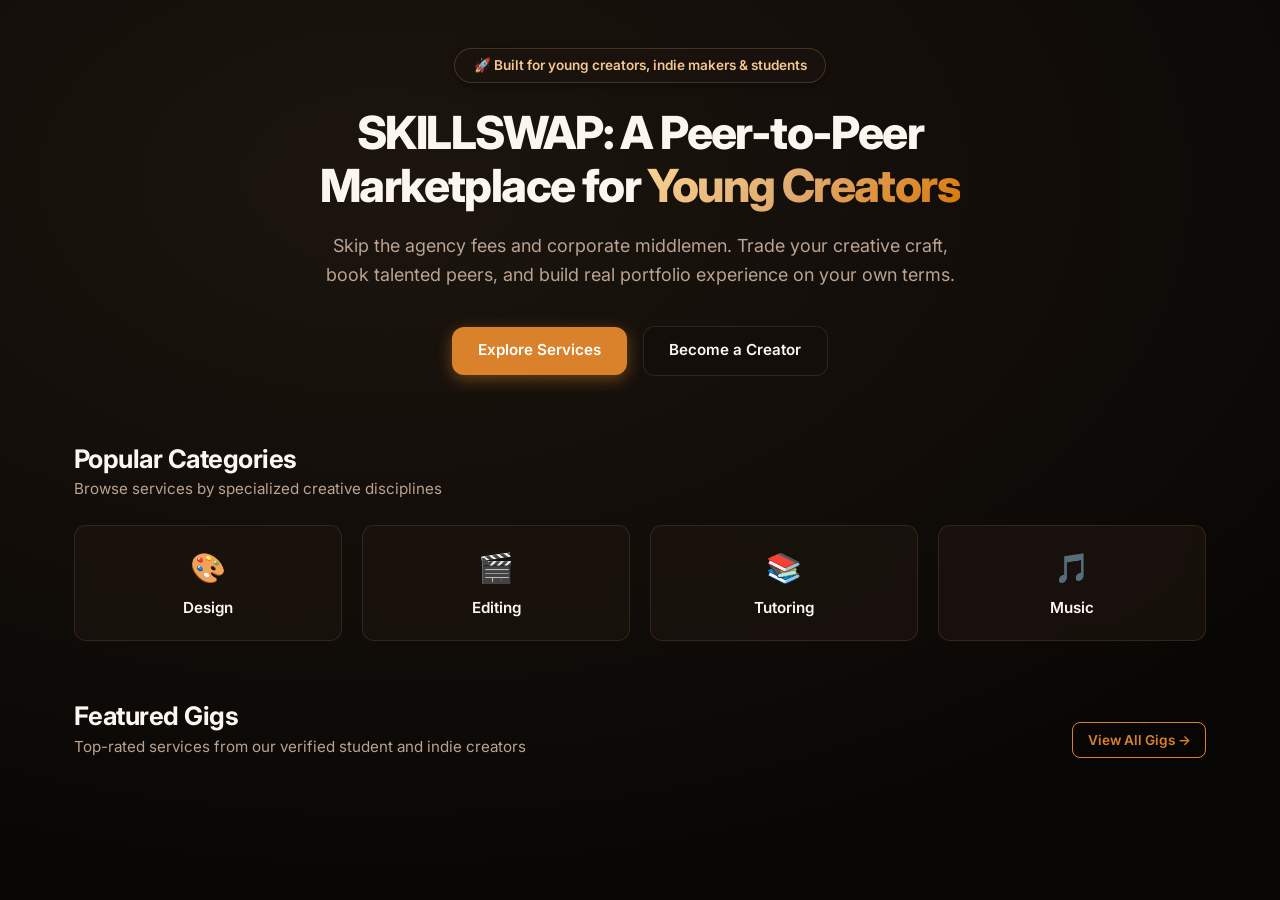
<file: templates/index.html>
<!DOCTYPE html>
<html lang="en">
<head>
  <meta charset="UTF-8" />
  <meta name="viewport" content="width=device-width, initial-scale=1.0" />
  <title>SkillSwap | A Peer-to-Peer Marketplace for Young Creators</title>
  <link rel="preconnect" href="https://fonts.googleapis.com" />
  <link rel="preconnect" href="https://fonts.gstatic.com" crossorigin />
  <link href="https://fonts.googleapis.com/css2?family=Inter:wght@400;500;600;700;800&display=swap" rel="stylesheet" />
  <link rel="stylesheet" href="/static/css/style.css?v=golden" />
</head>
<body>

  <!-- NAVBAR -->
  <!-- FLASH -->

  <main class="container">
    <!-- Hero Section -->
    <section class="hero">
      <div class="hero-pill">
        🚀 Built for young creators, indie makers &amp; students
      </div>
      <h1>
        SKILLSWAP: A Peer-to-Peer Marketplace for <span>Young Creators</span>
      </h1>
      <p>
        Skip the agency fees and corporate middlemen. Trade your creative craft, book talented peers,
        and build real portfolio experience on your own terms.
      </p>
      <div class="hero-actions">
        <a href="/marketplace" class="btn btn-primary">
          Explore Services
        </a>
        <a href="/register?role=creator" class="btn btn-secondary">
          Become a Creator
        </a>
      </div>
    </section>

    <!-- Category Filter Shortcuts -->
    <section style="margin-bottom: 3.5rem;">
      <div class="section-header">
        <div>
          <h2 class="section-title">Popular Categories</h2>
          <p class="section-desc">Browse services by specialized creative disciplines</p>
        </div>
      </div>
      
      <div class="category-strip">
        <a href="/marketplace?category=Design" class="category-card">
          <span class="cat-icon">🎨</span>
          <span class="cat-name">Design</span>
        </a>
        <a href="/marketplace?category=Editing" class="category-card">
          <span class="cat-icon">🎬</span>
          <span class="cat-name">Editing</span>
        </a>
        <a href="/marketplace?category=Tutoring" class="category-card">
          <span class="cat-icon">📚</span>
          <span class="cat-name">Tutoring</span>
        </a>
        <a href="/marketplace?category=Music" class="category-card">
          <span class="cat-icon">🎵</span>
          <span class="cat-name">Music</span>
        </a>
      </div>
    </section>

    <!-- Featured Service Cards Grid -->
    <section style="margin-bottom: 4rem;">
      <div class="section-header">
        <div>
          <h2 class="section-title">Featured Gigs</h2>
          <p class="section-desc">Top-rated services from our verified student and indie creators</p>
        </div>
        <a href="/marketplace" class="btn btn-outline-primary btn-sm">
          View All Gigs &rarr;
        </a>
      </div>

      <div class="service-grid">
        <!-- FEATURED_SERVICES -->
      </div>
    </section>
  </main>

</body>
</html>
</file>
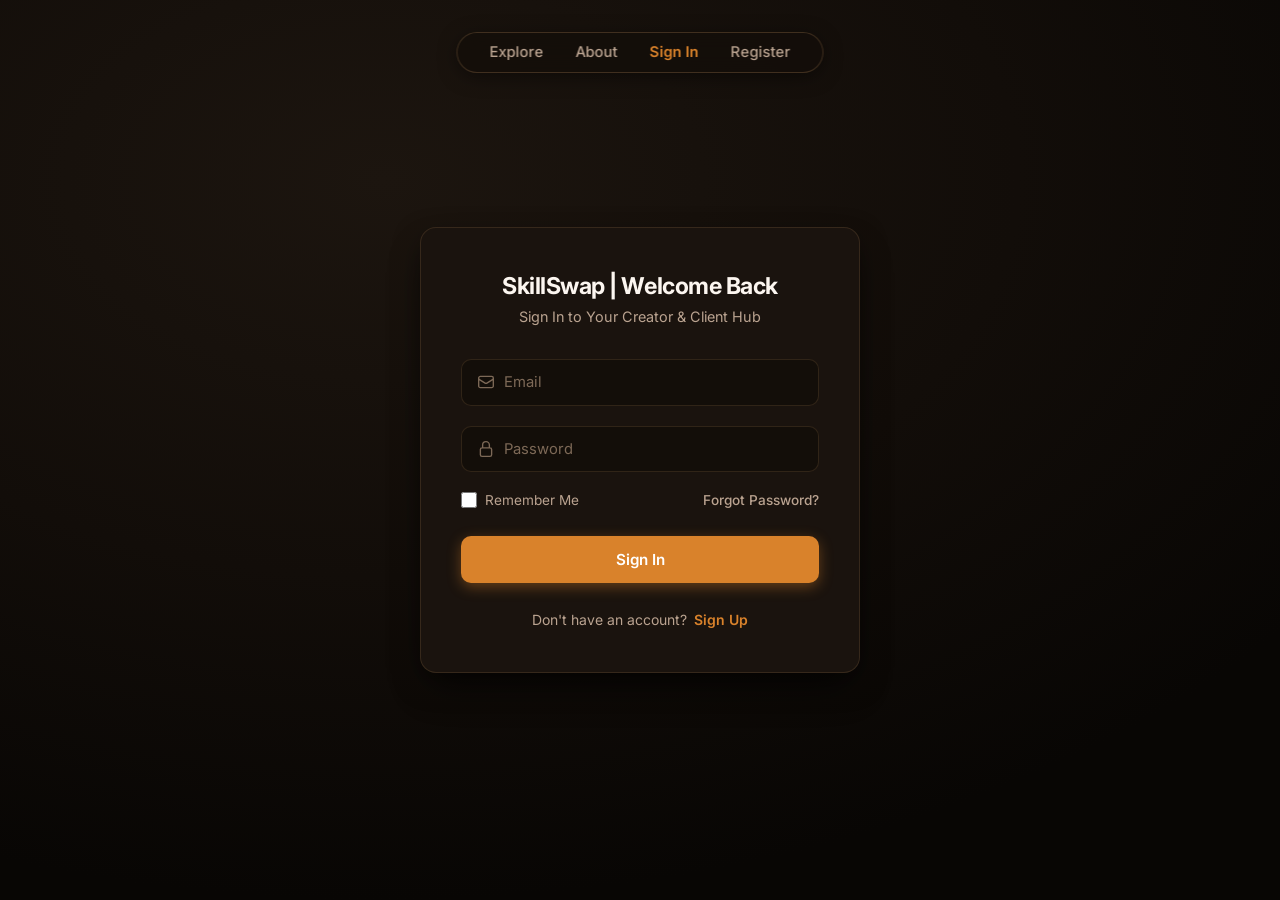
<file: login.html>
<!DOCTYPE html>
<html lang="en">
<head>
  <meta charset="UTF-8" />
  <meta name="viewport" content="width=device-width, initial-scale=1.0" />
  <title>SkillSwap | Sign In</title>
  
  <!-- Inter Font for clean, crisp typography -->
  <link rel="preconnect" href="https://fonts.googleapis.com" />
  <link rel="preconnect" href="https://fonts.gstatic.com" crossorigin />
  <link
    href="https://fonts.googleapis.com/css2?family=Inter:wght@400;500;600;700&display=swap"
    rel="stylesheet"
  />

  <style>
    /* Reset & Base Setup */
    *, *::before, *::after {
      box-sizing: border-box;
      margin: 0;
      padding: 0;
    }

    body {
      font-family: "Inter", system-ui, -apple-system, BlinkMacSystemFont, "Segoe UI", Roboto, sans-serif;
      min-height: 100vh;
      display: flex;
      flex-direction: column;
      align-items: center;
      justify-content: center;
      color: #fcf6f0;
      background-color: #0d0907;
      background: radial-gradient(
        ellipse 90% 80% at 30% 20%,
        #1c150f 0%,
        #120d09 55%,
        #080604 100%
      );
      background-attachment: fixed;
      padding: 1.5rem;
      position: relative;
    }

    /* Floating Top Navigation Bar */
    .top-nav {
      position: absolute;
      top: 2rem;
      left: 50%;
      transform: translateX(-50%);
      display: flex;
      align-items: center;
      gap: 2rem;
      padding: 0.65rem 2rem;
      background: rgba(20, 14, 10, 0.88);
      backdrop-filter: blur(12px);
      -webkit-backdrop-filter: blur(12px);
      border: 1px solid rgba(224, 169, 109, 0.22);
      border-radius: 9999px;
      box-shadow: 0 4px 20px -2px rgba(0, 0, 0, 0.5);
      z-index: 10;
    }

    .top-nav a {
      text-decoration: none;
      font-size: 0.925rem;
      font-weight: 500;
      color: #baa390;
      transition: color 0.2s ease;
    }

    .top-nav a:hover {
      color: #fcf6f0;
    }

    .top-nav a.active {
      color: #D9822B;
      font-weight: 600;
    }

    /* Centered Login Card */
    .auth-card {
      background: #1a130e;
      width: 100%;
      max-width: 440px;
      border-radius: 16px;
      padding: 2.75rem 2.5rem;
      box-shadow:
        0 10px 30px -5px rgba(0, 0, 0, 0.55),
        0 20px 40px -10px rgba(0, 0, 0, 0.45);
      border: 1px solid rgba(224, 169, 109, 0.14);
      animation: fadeIn 0.4s ease-out;
    }

    @keyframes fadeIn {
      from {
        opacity: 0;
        transform: translateY(8px);
      }
      to {
        opacity: 1;
        transform: translateY(0);
      }
    }

    /* Card Header */
    .card-header {
      text-align: center;
      margin-bottom: 2rem;
    }

    .card-title {
      font-size: 1.45rem;
      font-weight: 700;
      color: #fcf6f0;
      letter-spacing: -0.02em;
      margin-bottom: 0.45rem;
    }

    .card-subtitle {
      font-size: 0.9rem;
      color: #baa390;
      font-weight: 400;
      line-height: 1.4;
    }

    /* Form Fields */
    .form-group {
      margin-bottom: 1.25rem;
      position: relative;
    }

    .input-wrapper {
      position: relative;
      display: flex;
      align-items: center;
    }

    .input-icon {
      position: absolute;
      left: 1rem;
      width: 18px;
      height: 18px;
      color: #7d6957;
      pointer-events: none;
      transition: color 0.2s ease;
    }

    .input-field {
      width: 100%;
      padding: 0.825rem 1rem 0.825rem 2.65rem;
      font-size: 0.925rem;
      font-family: inherit;
      color: #fcf6f0;
      background-color: #130e09;
      border: 1px solid rgba(224, 169, 109, 0.14);
      border-radius: 10px;
      outline: none;
      transition: border-color 0.2s ease, box-shadow 0.2s ease, background-color 0.2s ease;
    }

    .input-field::placeholder {
      color: #7d6957;
      font-weight: 400;
    }

    .input-field:focus {
      background-color: #1a130e;
      border-color: #D9822B;
      box-shadow: 0 0 0 3px rgba(217, 130, 43, 0.25);
    }

    .input-field:focus + .input-icon,
    .input-wrapper:focus-within .input-icon {
      color: #D9822B;
    }

    /* Options Row: Remember Me & Forgot Password */
    .options-row {
      display: flex;
      align-items: center;
      justify-content: space-between;
      margin: 1.25rem 0 1.75rem 0;
      font-size: 0.85rem;
    }

    .remember-me {
      display: inline-flex;
      align-items: center;
      gap: 0.5rem;
      color: #baa390;
      cursor: pointer;
      user-select: none;
    }

    .remember-me input[type="checkbox"] {
      width: 16px;
      height: 16px;
      accent-color: #D9822B;
      cursor: pointer;
      border-radius: 4px;
    }

    .forgot-password {
      color: #baa390;
      text-decoration: none;
      font-weight: 500;
      transition: color 0.2s ease;
    }

    .forgot-password:hover {
      color: #D9822B;
      text-decoration: underline;
    }

    /* Submit Button */
    .submit-btn {
      width: 100%;
      padding: 0.875rem 1rem;
      background-color: #D9822B;
      color: #ffffff;
      font-family: inherit;
      font-size: 0.95rem;
      font-weight: 600;
      border: none;
      border-radius: 10px;
      cursor: pointer;
      box-shadow: 0 4px 14px rgba(217, 130, 43, 0.4);
      transition: background-color 0.2s ease, transform 0.1s ease, box-shadow 0.2s ease;
    }

    .submit-btn:hover {
      background-color: #C26E17;
      box-shadow: 0 6px 18px rgba(217, 130, 43, 0.5);
    }

    .submit-btn:active {
      transform: scale(0.99);
    }

    /* Footer Text */
    .card-footer {
      text-align: center;
      margin-top: 1.75rem;
      font-size: 0.875rem;
      color: #baa390;
    }

    .card-footer a {
      color: #D9822B;
      font-weight: 600;
      text-decoration: none;
      transition: color 0.2s ease;
      margin-left: 0.2rem;
    }

    .card-footer a:hover {
      text-decoration: underline;
      color: #f3c68f;
    }

    /* Responsive adjustment for mobile screens */
    @media (max-width: 540px) {
      .top-nav {
        top: 1.25rem;
        gap: 1.25rem;
        padding: 0.5rem 1.25rem;
      }
      
      .auth-card {
        padding: 2rem 1.5rem;
      }
    }
  </style>
</head>
<body>

  <!-- Floating Minimal Top Navigation -->
  <nav class="top-nav" aria-label="Main Navigation">
    <a href="/marketplace">Explore</a>
    <a href="/#about">About</a>
    <a href="/login" class="active">Sign In</a>
    <a href="/register">Register</a>
  </nav>

  <!-- Main Login Card -->
  <main class="auth-card">
    <header class="card-header">
      <h1 class="card-title">SkillSwap | Welcome Back</h1>
      <p class="card-subtitle">Sign In to Your Creator &amp; Client Hub</p>
    </header>

    <form action="/login" method="POST" autocomplete="on">
      <!-- Email Field -->
      <div class="form-group">
        <div class="input-wrapper">
          <svg
            class="input-icon"
            xmlns="http://www.w3.org/2000/svg"
            fill="none"
            viewBox="0 0 24 24"
            stroke-width="1.8"
            stroke="currentColor"
          >
            <path
              stroke-linecap="round"
              stroke-linejoin="round"
              d="M21.75 6.75v10.5a2.25 2.25 0 0 1-2.25 2.25h-15a2.25 2.25 0 0 1-2.25-2.25V6.75m19.5 0A2.25 2.25 0 0 0 19.5 4.5h-15a2.25 2.25 0 0 0-2.25 2.25m19.5 0v.243a2.25 2.25 0 0 1-1.07 1.916l-7.5 4.615a2.25 2.25 0 0 1-2.36 0L3.32 8.91a2.25 2.25 0 0 1-1.07-1.916V6.75"
            />
          </svg>
          <input
            type="email"
            class="input-field"
            placeholder="Email"
            required
            aria-label="Email Address"
          />
        </div>
      </div>

      <!-- Password Field -->
      <div class="form-group">
        <div class="input-wrapper">
          <svg
            class="input-icon"
            xmlns="http://www.w3.org/2000/svg"
            fill="none"
            viewBox="0 0 24 24"
            stroke-width="1.8"
            stroke="currentColor"
          >
            <path
              stroke-linecap="round"
              stroke-linejoin="round"
              d="M16.5 10.5V6.75a4.5 4.5 0 1 0-9 0v3.75m-.75 11.25h10.5a2.25 2.25 0 0 0 2.25-2.25v-6.75a2.25 2.25 0 0 0-2.25-2.25H6.75a2.25 2.25 0 0 0-2.25 2.25v6.75a2.25 2.25 0 0 0 2.25 2.25Z"
            />
          </svg>
          <input
            type="password"
            class="input-field"
            placeholder="Password"
            required
            aria-label="Password"
          />
        </div>
      </div>

      <!-- Options Row -->
      <div class="options-row">
        <label class="remember-me">
          <input type="checkbox" name="remember" />
          <span>Remember Me</span>
        </label>
        <a href="#" class="forgot-password">Forgot Password?</a>
      </div>

      <!-- Submit Button -->
      <button type="submit" class="submit-btn">Sign In</button>
    </form>

    <!-- Footer -->
    <footer class="card-footer">
      Don't have an account? <a href="/register">Sign Up</a>
    </footer>
  </main>

</body>
</html>
</file>
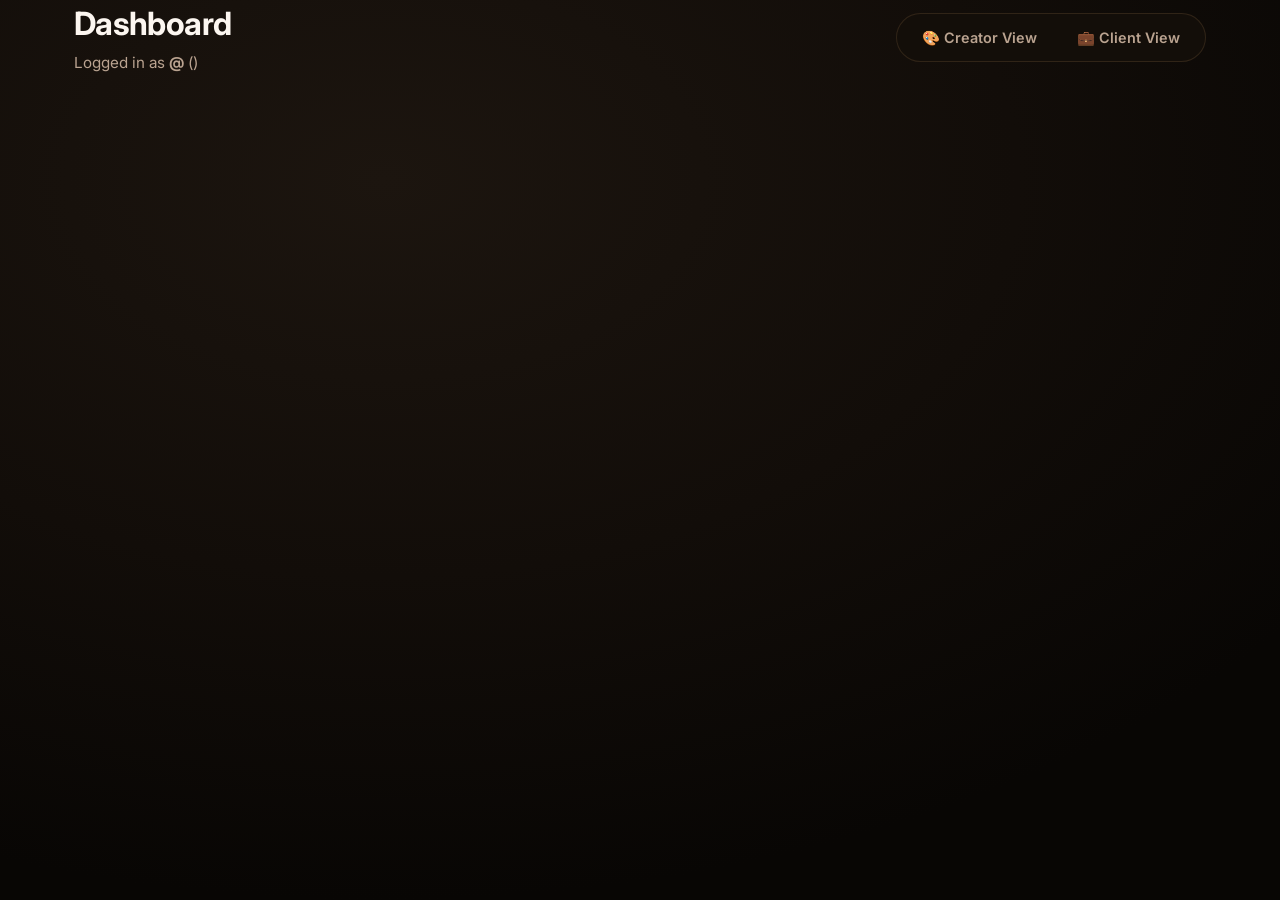
<file: templates/dashboard.html>
<!DOCTYPE html>
<html lang="en">
<head>
  <meta charset="UTF-8" />
  <meta name="viewport" content="width=device-width, initial-scale=1.0" />
  <title>SkillSwap | User Dashboard</title>
  <link rel="preconnect" href="https://fonts.googleapis.com" />
  <link rel="preconnect" href="https://fonts.gstatic.com" crossorigin />
  <link href="https://fonts.googleapis.com/css2?family=Inter:wght@400;500;600;700;800&display=swap" rel="stylesheet" />
  <link rel="stylesheet" href="/static/css/style.css?v=golden" />
</head>
<body>

  <!-- NAVBAR -->
  <!-- FLASH -->

  <main class="container">
    <div style="margin-bottom: 3.5rem;">
      <!-- Dashboard Header & View Switcher -->
      <div class="dashboard-header">
        <div>
          <h1 class="section-title" style="font-size: 2rem; margin-bottom: 0.25rem;">
            Dashboard
          </h1>
          <p class="section-desc">
            Logged in as <strong>@<!-- CURRENT_USERNAME --></strong> (<!-- CURRENT_ROLE -->)
          </p>
        </div>

        <!-- Dual-View Toggle Switcher via Query Params -->
        <div class="role-tabs">
          <a
            href="/dashboard?view=creator"
            class="tab-btn <!-- TAB_CREATOR_ACTIVE -->"
            style="text-decoration: none;"
          >
            🎨 Creator View
          </a>
          <a
            href="/dashboard?view=client"
            class="tab-btn <!-- TAB_CLIENT_ACTIVE -->"
            style="text-decoration: none;"
          >
            💼 Client View
          </a>
        </div>
      </div>

      <!-- VIEW_CONTENT -->
    </div>

    <!-- New Service Listing Pure CSS Modal (Zero JS) -->
    <div class="modal-backdrop" id="new-service-modal">
      <div class="modal-dialog">
        <div class="modal-header">
          <h3 class="modal-title">List a New Service</h3>
          <a href="#" class="close-btn" style="text-decoration: none;">&times;</a>
        </div>

        <form action="/services/new" method="POST">
          <div style="margin-bottom: 1rem;">
            <label class="form-label">Service Title</label>
            <input
              type="text"
              name="title"
              class="form-control"
              placeholder="e.g. Modern YouTube Thumbnails &amp; Banner Pack"
              required
            />
          </div>

          <div style="margin-bottom: 1rem;">
            <label class="form-label">Category</label>
            <select name="category" class="form-control" required>
              <option value="Design">🎨 Design</option>
              <option value="Editing">🎬 Editing</option>
              <option value="Tutoring">📚 Tutoring</option>
              <option value="Music">🎵 Music</option>
            </select>
          </div>

          <div style="margin-bottom: 1rem;">
            <label class="form-label">Price (₹ INR)</label>
            <input
              type="number"
              name="price"
              step="1"
              min="10"
              class="form-control"
              placeholder="499"
              required
            />
          </div>

          <div style="margin-bottom: 1.5rem;">
            <label class="form-label">Service Description &amp; Scope</label>
            <textarea
              name="description"
              rows="4"
              class="form-control"
              placeholder="Describe deliverables, turnaround time, tools used, and what clients should provide..."
              required
            ></textarea>
          </div>

          <div style="display: flex; gap: 0.75rem;">
            <a href="#" class="btn btn-secondary" style="flex: 1; text-decoration: none;">
              Cancel
            </a>
            <button type="submit" class="btn btn-primary" style="flex: 1;">
              Publish Listing
            </button>
          </div>
        </form>
      </div>
    </div>
  </main>

</body>
</html>
</file>
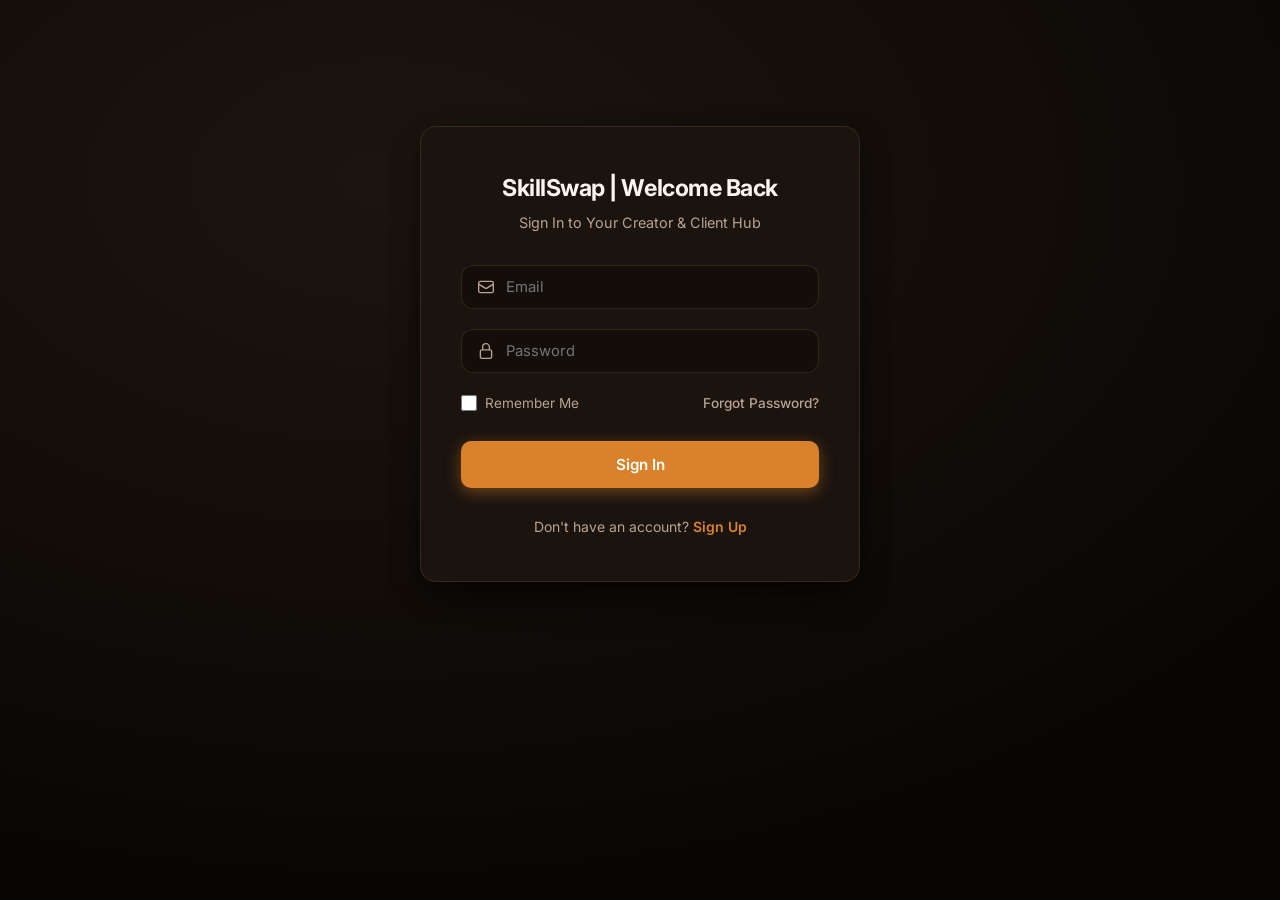
<file: templates/login.html>
<!DOCTYPE html>
<html lang="en">
<head>
  <meta charset="UTF-8" />
  <meta name="viewport" content="width=device-width, initial-scale=1.0" />
  <title>SkillSwap | Welcome Back</title>
  <link rel="preconnect" href="https://fonts.googleapis.com" />
  <link rel="preconnect" href="https://fonts.gstatic.com" crossorigin />
  <link href="https://fonts.googleapis.com/css2?family=Inter:wght@400;500;600;700;800&display=swap" rel="stylesheet" />
  <link rel="stylesheet" href="/static/css/style.css?v=golden" />
</head>
<body>

  <!-- NAVBAR -->
  <!-- FLASH -->

  <main class="container">
    <div style="min-height: calc(100vh - 160px); display: flex; align-items: center; justify-content: center; padding: 1rem 0 3rem 0;">
      <div class="card" style="max-width: 440px; width: 100%; padding: 2.75rem 2.5rem; border-radius: 16px;">
        <!-- Header -->
        <div style="text-align: center; margin-bottom: 2rem;">
          <h1 style="font-size: 1.45rem; font-weight: 700; color: var(--text-main); letter-spacing: -0.02em; margin-bottom: 0.45rem;">
            SkillSwap | Welcome Back
          </h1>
          <p style="font-size: 0.9rem; color: var(--text-muted); font-weight: 400; line-height: 1.4;">
            Sign In to Your Creator &amp; Client Hub
          </p>
        </div>

        <!-- Login Form -->
        <form action="/login" method="POST">
          <!-- Email Field -->
          <div style="margin-bottom: 1.25rem; position: relative;">
            <div style="position: relative; display: flex; align-items: center;">
              <svg style="position: absolute; left: 1rem; width: 18px; height: 18px; color: var(--text-muted); pointer-events: none;" xmlns="http://www.w3.org/2000/svg" fill="none" viewBox="0 0 24 24" stroke-width="1.8" stroke="currentColor">
                <path stroke-linecap="round" stroke-linejoin="round" d="M21.75 6.75v10.5a2.25 2.25 0 0 1-2.25 2.25h-15a2.25 2.25 0 0 1-2.25-2.25V6.75m19.5 0A2.25 2.25 0 0 0 19.5 4.5h-15a2.25 2.25 0 0 0-2.25 2.25m19.5 0v.243a2.25 2.25 0 0 1-1.07 1.916l-7.5 4.615a2.25 2.25 0 0 1-2.36 0L3.32 8.91a2.25 2.25 0 0 1-1.07-1.916V6.75" />
              </svg>
              <input
                type="email"
                name="email"
                class="form-control"
                style="padding-left: 2.75rem; margin-bottom: 0;"
                placeholder="Email"
                required
              />
            </div>
          </div>

          <!-- Password Field -->
          <div style="margin-bottom: 1.25rem; position: relative;">
            <div style="position: relative; display: flex; align-items: center;">
              <svg style="position: absolute; left: 1rem; width: 18px; height: 18px; color: var(--text-muted); pointer-events: none;" xmlns="http://www.w3.org/2000/svg" fill="none" viewBox="0 0 24 24" stroke-width="1.8" stroke="currentColor">
                <path stroke-linecap="round" stroke-linejoin="round" d="M16.5 10.5V6.75a4.5 4.5 0 1 0-9 0v3.75m-.75 11.25h10.5a2.25 2.25 0 0 0 2.25-2.25v-6.75a2.25 2.25 0 0 0-2.25-2.25H6.75a2.25 2.25 0 0 0-2.25 2.25v6.75a2.25 2.25 0 0 0 2.25 2.25Z" />
              </svg>
              <input
                type="password"
                name="password"
                class="form-control"
                style="padding-left: 2.75rem; margin-bottom: 0;"
                placeholder="Password"
                required
              />
            </div>
          </div>

          <!-- Options Row -->
          <div style="display: flex; align-items: center; justify-content: space-between; margin: 1.25rem 0 1.75rem 0; font-size: 0.85rem;">
            <label style="display: inline-flex; align-items: center; gap: 0.5rem; color: var(--text-muted); cursor: pointer;">
              <input type="checkbox" name="remember" style="width: 16px; height: 16px; accent-color: var(--primary);" />
              <span>Remember Me</span>
            </label>
            <a href="#" style="color: var(--text-muted); text-decoration: none; font-weight: 500;">Forgot Password?</a>
          </div>

          <!-- Submit Button -->
          <button type="submit" class="btn btn-primary btn-block" style="border-radius: 10px; padding: 0.875rem 1rem;">
            Sign In
          </button>
        </form>

        <!-- Footer Text -->
        <div style="text-align: center; margin-top: 1.75rem; font-size: 0.875rem; color: var(--text-muted);">
          Don't have an account? <a href="/register" style="color: var(--primary); font-weight: 600; text-decoration: none;">Sign Up</a>
        </div>
      </div>
    </div>
  </main>

</body>
</html>
</file>
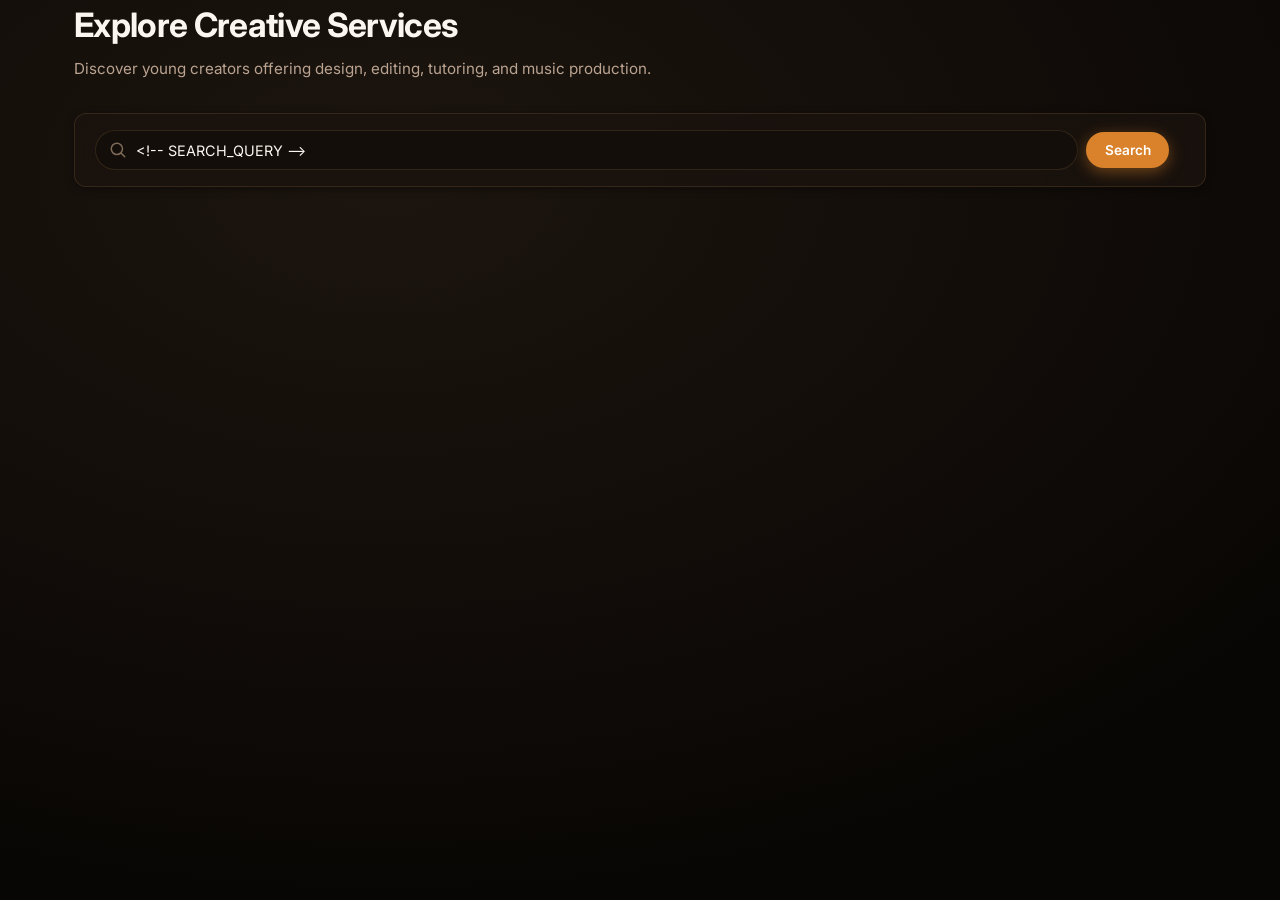
<file: templates/marketplace.html>
<!DOCTYPE html>
<html lang="en">
<head>
  <meta charset="UTF-8" />
  <meta name="viewport" content="width=device-width, initial-scale=1.0" />
  <title>SkillSwap | Marketplace Catalog</title>
  <link rel="preconnect" href="https://fonts.googleapis.com" />
  <link rel="preconnect" href="https://fonts.gstatic.com" crossorigin />
  <link href="https://fonts.googleapis.com/css2?family=Inter:wght@400;500;600;700;800&display=swap" rel="stylesheet" />
  <link rel="stylesheet" href="/static/css/style.css?v=golden" />
</head>
<body>

  <!-- NAVBAR -->
  <!-- FLASH -->

  <main class="container">
    <div style="margin-bottom: 2rem;">
      <h1 class="section-title" style="font-size: 2.1rem; margin-bottom: 0.5rem;">
        Explore Creative Services
      </h1>
      <p class="section-desc">
        Discover young creators offering design, editing, tutoring, and music production.
      </p>
    </div>

    <!-- Search & Category Filter Bar (Pure HTML Form, Zero JS) -->
    <div class="filter-bar">
      <form action="/marketplace" method="GET" class="search-input-wrap" style="display: flex; align-items: center; gap: 0.5rem;">
        <!-- HIDDEN_CATEGORY_INPUT -->

        <div style="position: relative; flex: 1;">
          <svg class="search-icon" xmlns="http://www.w3.org/2000/svg" fill="none" viewBox="0 0 24 24" stroke-width="2" stroke="currentColor">
            <path stroke-linecap="round" stroke-linejoin="round" d="m21 21-5.197-5.197m0 0A7.5 7.5 0 1 0 5.196 5.196a7.5 7.5 0 0 0 10.607 10.607Z" />
          </svg>
          <input
            type="text"
            name="q"
            placeholder="Search gigs, skills, or creator handles..."
            value="<!-- SEARCH_QUERY -->"
          />
        </div>

        <button type="submit" class="btn btn-primary btn-sm" style="padding: 0.65rem 1.15rem; border-radius: var(--radius-full);">
          Search
        </button>
        <!-- CLEAR_SEARCH_BTN -->
      </form>

      <div class="category-pills">
        <!-- CATEGORY_PILLS -->
      </div>
    </div>

    <!-- Services Grid -->
    <div class="service-grid">
      <!-- SERVICES_GRID -->
    </div>
  </main>

</body>
</html>
</file>
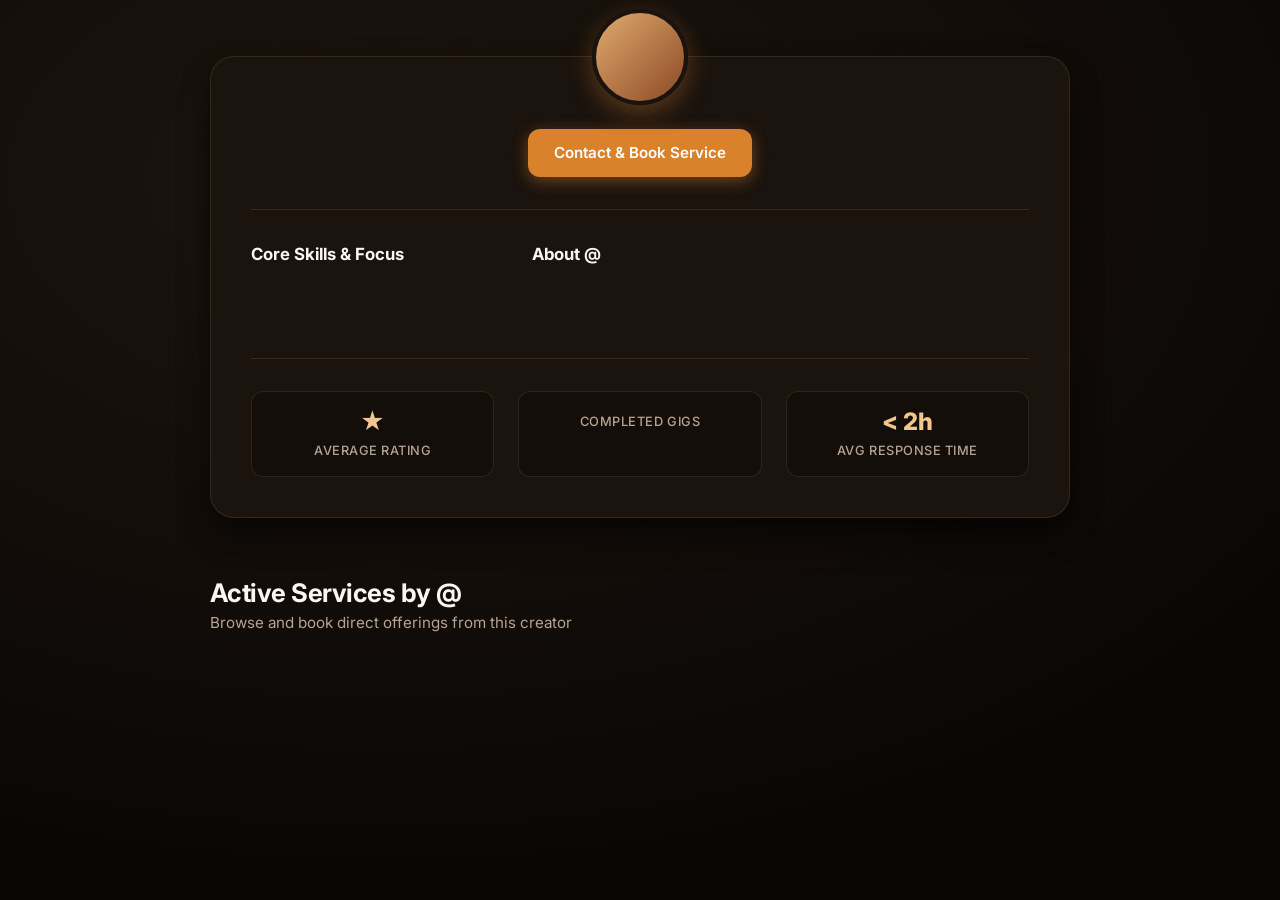
<file: templates/profile.html>
<!DOCTYPE html>
<html lang="en">
<head>
  <meta charset="UTF-8" />
  <meta name="viewport" content="width=device-width, initial-scale=1.0" />
  <title>SkillSwap | @<!-- USER_USERNAME -->'s Profile</title>
  <link rel="preconnect" href="https://fonts.googleapis.com" />
  <link rel="preconnect" href="https://fonts.gstatic.com" crossorigin />
  <link href="https://fonts.googleapis.com/css2?family=Inter:wght@400;500;600;700;800&display=swap" rel="stylesheet" />
  <link rel="stylesheet" href="/static/css/style.css?v=golden" />
</head>
<body>

  <!-- NAVBAR -->
  <!-- FLASH -->

  <main class="container">
    <div style="max-width: 860px; margin: 0 auto; padding-bottom: 4rem;">
      <!-- Profile Hero Card -->
      <div class="profile-hero-card">
        <!-- Overlapping Circular Avatar -->
        <div class="profile-avatar-large">
          <!-- USER_AVATAR -->
        </div>

        <!-- Creator Name & Tagline -->
        <h1 class="profile-name"><!-- USER_USERNAME --></h1>
        <p class="profile-tagline">
          <!-- USER_TAGLINE -->
        </p>

        <!-- Action Button -->
        <div style="display: flex; justify-content: center; gap: 1rem; margin-bottom: 1.5rem;">
          <a href="#gigs" class="btn btn-primary">
            Contact &amp; Book Service
          </a>
        </div>

        <!-- Two-Column Grid: Core Skills (Left) & Bio (Right) -->
        <div class="profile-grid-2col">
          <!-- Left: Core Skills -->
          <div>
            <h3 style="font-size: 1.05rem; font-weight: 700; color: var(--text-main);">
              Core Skills &amp; Focus
            </h3>
            <div class="skills-list">
              <!-- USER_SKILLS -->
            </div>
          </div>

          <!-- Right: Bio Paragraph -->
          <div>
            <h3 style="font-size: 1.05rem; font-weight: 700; color: var(--text-main); margin-bottom: 0.5rem;">
              About @<!-- USER_USERNAME -->
            </h3>
            <p style="color: var(--text-muted); font-size: 0.95rem; line-height: 1.65; white-space: pre-line;">
              <!-- USER_BIO -->
            </p>
          </div>
        </div>

        <!-- Stats Row at Bottom -->
        <div class="stats-row">
          <div class="stat-item">
            <div class="stat-val">★ <!-- USER_RATING --></div>
            <div class="stat-lbl">Average Rating</div>
          </div>
          <div class="stat-item">
            <div class="stat-val"><!-- USER_COMPLETED_GIGS --></div>
            <div class="stat-lbl">Completed Gigs</div>
          </div>
          <div class="stat-item">
            <div class="stat-val">&lt; 2h</div>
            <div class="stat-lbl">Avg Response Time</div>
          </div>
        </div>
      </div>

      <!-- Creator's Active Listings -->
      <div id="gigs" style="margin-top: 3.5rem;">
        <div class="section-header">
          <div>
            <h2 class="section-title">Active Services by @<!-- USER_USERNAME --></h2>
            <p class="section-desc">Browse and book direct offerings from this creator</p>
          </div>
        </div>

        <div class="service-grid">
          <!-- CREATOR_SERVICES -->
        </div>
      </div>
    </div>
  </main>

</body>
</html>
</file>
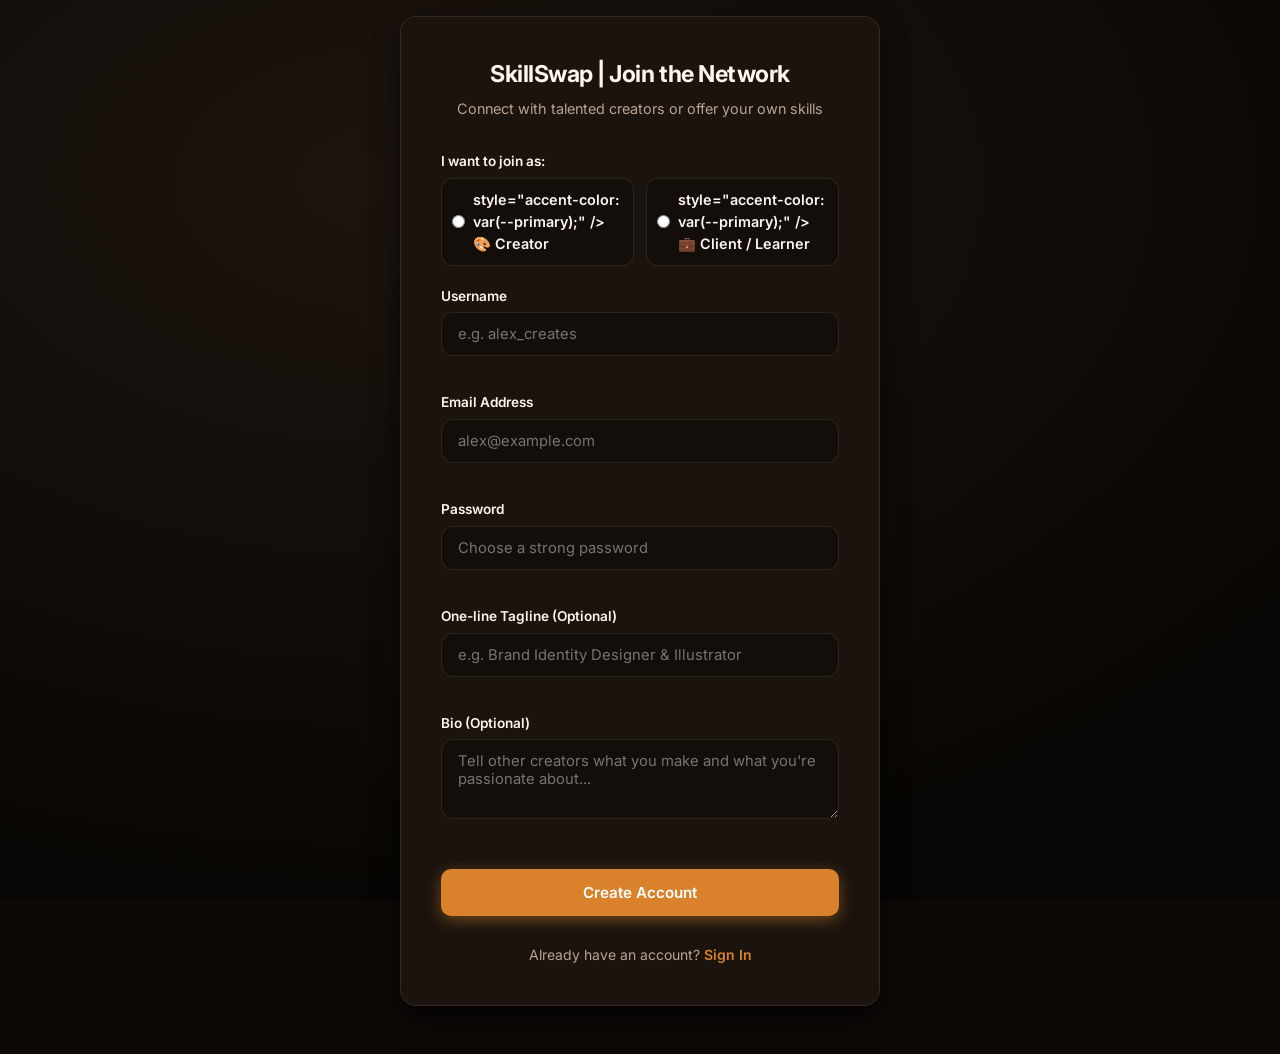
<file: templates/register.html>
<!DOCTYPE html>
<html lang="en">
<head>
  <meta charset="UTF-8" />
  <meta name="viewport" content="width=device-width, initial-scale=1.0" />
  <title>SkillSwap | Create an Account</title>
  <link rel="preconnect" href="https://fonts.googleapis.com" />
  <link rel="preconnect" href="https://fonts.gstatic.com" crossorigin />
  <link href="https://fonts.googleapis.com/css2?family=Inter:wght@400;500;600;700;800&display=swap" rel="stylesheet" />
  <link rel="stylesheet" href="/static/css/style.css?v=golden" />
</head>
<body>

  <!-- NAVBAR -->
  <!-- FLASH -->

  <main class="container">
    <div style="min-height: calc(100vh - 160px); display: flex; align-items: center; justify-content: center; padding: 1rem 0 3rem 0;">
      <div class="card" style="max-width: 480px; width: 100%; padding: 2.5rem; border-radius: 16px;">
        <!-- Header -->
        <div style="text-align: center; margin-bottom: 2rem;">
          <h1 style="font-size: 1.45rem; font-weight: 700; color: var(--text-main); letter-spacing: -0.02em; margin-bottom: 0.45rem;">
            SkillSwap | Join the Network
          </h1>
          <p style="font-size: 0.9rem; color: var(--text-muted); font-weight: 400; line-height: 1.4;">
            Connect with talented creators or offer your own skills
          </p>
        </div>

        <!-- Registration Form -->
        <form action="/register" method="POST">
          <!-- Role Selection -->
          <div style="margin-bottom: 1.25rem;">
            <label class="form-label">I want to join as:</label>
            <div style="display: grid; grid-template-columns: 1fr 1fr; gap: 0.75rem;">
              <label style="display: flex; align-items: center; justify-content: center; gap: 0.5rem; padding: 0.65rem; border: 1px solid var(--border); border-radius: var(--radius-md); cursor: pointer; background: var(--surface-alt); font-size: 0.9rem; font-weight: 600;">
                <input type="radio" name="role" value="creator" <!-- CHECKED_CREATOR --> style="accent-color: var(--primary);" />
                🎨 Creator
              </label>
              <label style="display: flex; align-items: center; justify-content: center; gap: 0.5rem; padding: 0.65rem; border: 1px solid var(--border); border-radius: var(--radius-md); cursor: pointer; background: var(--surface-alt); font-size: 0.9rem; font-weight: 600;">
                <input type="radio" name="role" value="client" <!-- CHECKED_CLIENT --> style="accent-color: var(--primary);" />
                💼 Client / Learner
              </label>
            </div>
          </div>

          <!-- Username -->
          <div style="margin-bottom: 1rem;">
            <label class="form-label">Username</label>
            <input
              type="text"
              name="username"
              class="form-control"
              placeholder="e.g. alex_creates"
              required
            />
          </div>

          <!-- Email -->
          <div style="margin-bottom: 1rem;">
            <label class="form-label">Email Address</label>
            <input
              type="email"
              name="email"
              class="form-control"
              placeholder="alex@example.com"
              required
            />
          </div>

          <!-- Password -->
          <div style="margin-bottom: 1rem;">
            <label class="form-label">Password</label>
            <input
              type="password"
              name="password"
              class="form-control"
              placeholder="Choose a strong password"
              required
            />
          </div>

          <!-- Tagline -->
          <div style="margin-bottom: 1rem;">
            <label class="form-label">One-line Tagline (Optional)</label>
            <input
              type="text"
              name="tagline"
              class="form-control"
              placeholder="e.g. Brand Identity Designer &amp; Illustrator"
            />
          </div>

          <!-- Bio -->
          <div style="margin-bottom: 1.5rem;">
            <label class="form-label">Bio (Optional)</label>
            <textarea
              name="bio"
              class="form-control"
              rows="3"
              placeholder="Tell other creators what you make and what you're passionate about..."
            ></textarea>
          </div>

          <!-- Submit Button -->
          <button type="submit" class="btn btn-primary btn-block" style="border-radius: 10px; padding: 0.875rem 1rem;">
            Create Account
          </button>
        </form>

        <!-- Footer Text -->
        <div style="text-align: center; margin-top: 1.75rem; font-size: 0.875rem; color: var(--text-muted);">
          Already have an account? <a href="/login" style="color: var(--primary); font-weight: 600; text-decoration: none;">Sign In</a>
        </div>
      </div>
    </div>
  </main>

</body>
</html>
</file>
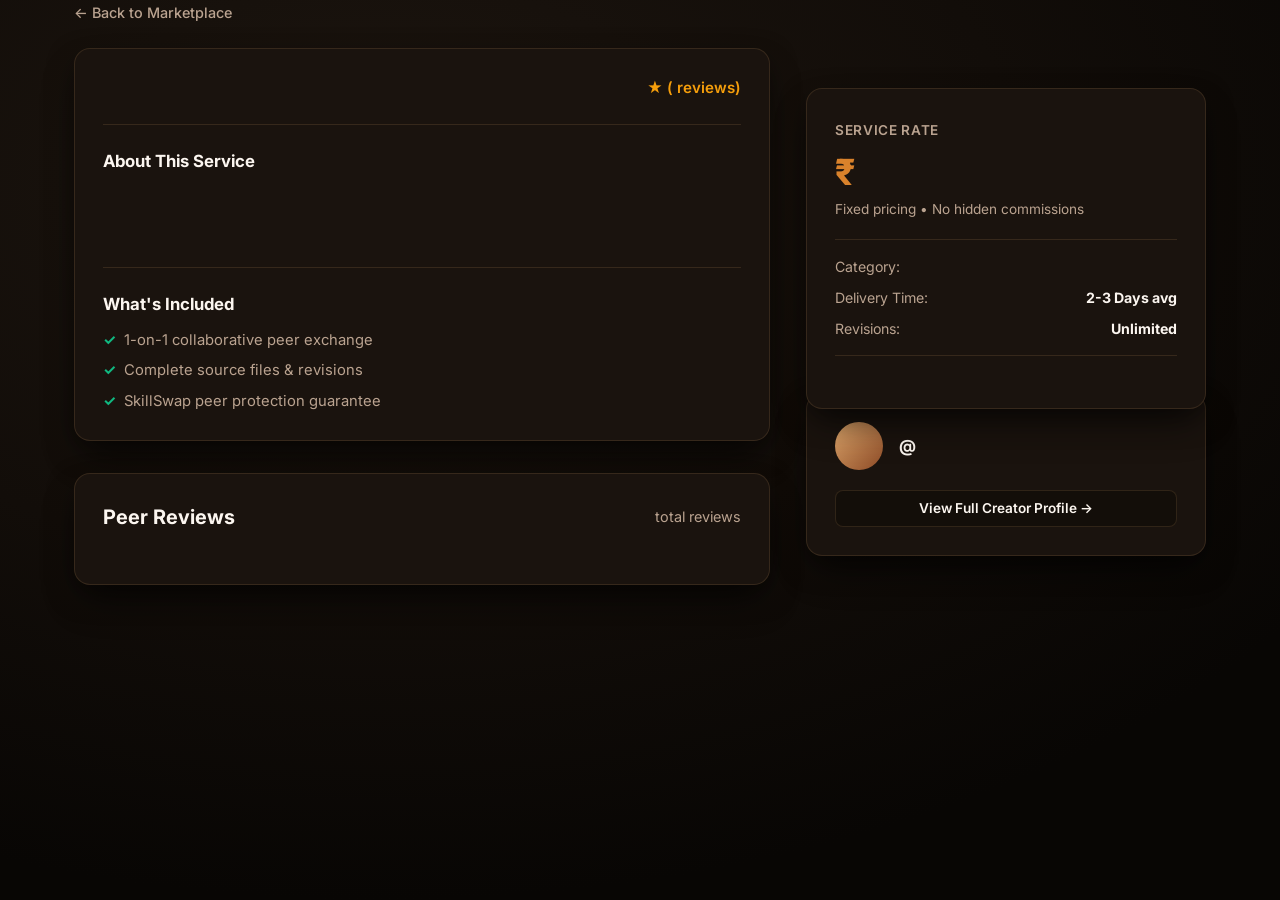
<file: templates/service_detail.html>
<!DOCTYPE html>
<html lang="en">
<head>
  <meta charset="UTF-8" />
  <meta name="viewport" content="width=device-width, initial-scale=1.0" />
  <title>SkillSwap | <!-- SERVICE_TITLE --></title>
  <link rel="preconnect" href="https://fonts.googleapis.com" />
  <link rel="preconnect" href="https://fonts.gstatic.com" crossorigin />
  <link href="https://fonts.googleapis.com/css2?family=Inter:wght@400;500;600;700;800&display=swap" rel="stylesheet" />
  <link rel="stylesheet" href="/static/css/style.css?v=golden" />
</head>
<body>

  <!-- NAVBAR -->
  <!-- FLASH -->

  <main class="container">
    <div style="margin-bottom: 1.5rem;">
      <a href="/marketplace" style="color: var(--text-muted); text-decoration: none; font-size: 0.9rem; font-weight: 500;">
        &larr; Back to Marketplace
      </a>
    </div>

    <div style="display: grid; grid-template-columns: 2fr 1.15fr; gap: 2.25rem; align-items: start; margin-bottom: 4rem;">
      <!-- Left Column: Details, Deliverables & Reviews -->
      <div>
        <!-- Main Service Card -->
        <div class="card" style="margin-bottom: 2rem;">
          <div style="display: flex; align-items: center; justify-content: space-between; margin-bottom: 1rem;">
            <span class="badge badge-<!-- SERVICE_CATEGORY_LOWER -->" style="font-size: 0.85rem; padding: 0.35rem 0.85rem;">
              <!-- SERVICE_CATEGORY -->
            </span>
            <div style="font-size: 0.95rem; font-weight: 600; color: #f59e0b;">
              ★ <!-- SERVICE_RATING --> (<!-- REVIEWS_COUNT --> reviews)
            </div>
          </div>

          <h1 style="font-size: 1.85rem; font-weight: 800; line-height: 1.25; margin-bottom: 1.5rem; letter-spacing: -0.02em;">
            <!-- SERVICE_TITLE -->
          </h1>

          <div style="border-top: 1px solid var(--border); padding-top: 1.5rem; margin-top: 1rem;">
            <h3 style="font-size: 1.05rem; font-weight: 700; margin-bottom: 0.75rem;">About This Service</h3>
            <p style="color: var(--text-muted); line-height: 1.7; font-size: 0.975rem; white-space: pre-line;">
              <!-- SERVICE_DESCRIPTION -->
            </p>
          </div>

          <div style="border-top: 1px solid var(--border); padding-top: 1.5rem; margin-top: 1.75rem;">
            <h3 style="font-size: 1.05rem; font-weight: 700; margin-bottom: 0.75rem;">What's Included</h3>
            <ul style="list-style: none; display: flex; flex-direction: column; gap: 0.5rem; color: var(--text-muted); font-size: 0.925rem;">
              <li style="display: flex; align-items: center; gap: 0.5rem;">
                <span style="color: #10b981; font-weight: bold;">✓</span> 1-on-1 collaborative peer exchange
              </li>
              <li style="display: flex; align-items: center; gap: 0.5rem;">
                <span style="color: #10b981; font-weight: bold;">✓</span> Complete source files &amp; revisions
              </li>
              <li style="display: flex; align-items: center; gap: 0.5rem;">
                <span style="color: #10b981; font-weight: bold;">✓</span> SkillSwap peer protection guarantee
              </li>
            </ul>
          </div>
        </div>

        <!-- Reviews Section -->
        <div class="card">
          <div style="display: flex; align-items: center; justify-content: space-between; margin-bottom: 1.5rem;">
            <h3 style="font-size: 1.25rem; font-weight: 700;">Peer Reviews</h3>
            <span style="font-size: 0.9rem; color: var(--text-muted);">
              <!-- REVIEWS_COUNT --> total reviews
            </span>
          </div>

          <!-- REVIEWS_LIST -->
        </div>
      </div>

      <!-- Right Column: Pricing & Booking Card + Creator Info -->
      <div>
        <!-- Sticky Pricing Card -->
        <div class="card" style="position: sticky; top: 5.5rem; margin-bottom: 1.5rem;">
          <div style="margin-bottom: 1.25rem;">
            <span style="font-size: 0.85rem; color: var(--text-muted); text-transform: uppercase; font-weight: 600; letter-spacing: 0.05em;">
              Service Rate
            </span>
            <div style="font-size: 2.25rem; font-weight: 800; color: var(--primary); margin-top: 0.25rem;">
              ₹<!-- SERVICE_PRICE -->
            </div>
            <div style="font-size: 0.85rem; color: var(--text-muted);">
              Fixed pricing • No hidden commissions
            </div>
          </div>

          <div style="padding: 1rem 0; border-top: 1px solid var(--border); border-bottom: 1px solid var(--border); margin-bottom: 1.5rem; font-size: 0.885rem; color: var(--text-muted); display: flex; flex-direction: column; gap: 0.6rem;">
            <div style="display: flex; justify-content: space-between;">
              <span>Category:</span>
              <strong style="color: var(--text-main);"><!-- SERVICE_CATEGORY --></strong>
            </div>
            <div style="display: flex; justify-content: space-between;">
              <span>Delivery Time:</span>
              <strong style="color: var(--text-main);">2-3 Days avg</strong>
            </div>
            <div style="display: flex; justify-content: space-between;">
              <span>Revisions:</span>
              <strong style="color: var(--text-main);">Unlimited</strong>
            </div>
          </div>

          <!-- BOOKING_ACTION -->
        </div>

        <!-- Creator Profile Snippet -->
        <div class="card">
          <div style="display: flex; align-items: center; gap: 1rem; margin-bottom: 1rem;">
            <div class="avatar-circle" style="width: 48px; height: 48px; font-size: 1.25rem;">
              <!-- CREATOR_AVATAR -->
            </div>
            <div>
              <h4 style="font-size: 1.05rem; font-weight: 700;">
                <a href="/profile/<!-- CREATOR_USERNAME -->" style="color: inherit; text-decoration: none;">
                  @<!-- CREATOR_USERNAME -->
                </a>
              </h4>
              <div style="font-size: 0.825rem; color: var(--text-muted);">
                <!-- CREATOR_TAGLINE -->
              </div>
            </div>
          </div>

          <p style="font-size: 0.885rem; color: var(--text-muted); line-height: 1.5; margin-bottom: 1.25rem;">
            <!-- CREATOR_BIO_SNIPPET -->
          </p>

          <a href="/profile/<!-- CREATOR_USERNAME -->" class="btn btn-secondary btn-block btn-sm">
            View Full Creator Profile &rarr;
          </a>
        </div>
      </div>
    </div>

    <!-- Pure CSS Booking Request Modal (Zero JS) -->
    <div class="modal-backdrop" id="booking-modal">
      <div class="modal-dialog">
        <div class="modal-header">
          <h3 class="modal-title">Confirm Booking Request</h3>
          <a href="#" class="close-btn" style="text-decoration: none;">&times;</a>
        </div>

        <form action="/book/<!-- SERVICE_ID -->" method="POST">
          <div style="margin-bottom: 1.25rem;">
            <div style="font-size: 0.9rem; color: var(--text-muted); margin-bottom: 0.25rem;">Service:</div>
            <div style="font-weight: 700; font-size: 1.05rem;"><!-- SERVICE_TITLE --></div>
          </div>

          <div style="background: var(--surface-alt); padding: 1rem; border-radius: var(--radius-md); margin-bottom: 1.5rem;">
            <div style="display: flex; justify-content: space-between; font-size: 0.9rem; margin-bottom: 0.35rem;">
              <span>Service Price:</span>
              <strong>₹<!-- SERVICE_PRICE --></strong>
            </div>
            <div style="display: flex; justify-content: space-between; font-size: 0.9rem; margin-bottom: 0.35rem;">
              <span>Platform Fee:</span>
              <span style="color: #10b981; font-weight: 600;">₹0 (Free for Hackathon)</span>
            </div>
            <div style="display: flex; justify-content: space-between; font-size: 1rem; font-weight: 800; border-top: 1px solid var(--border); padding-top: 0.5rem; margin-top: 0.5rem;">
              <span>Total:</span>
              <span style="color: var(--primary);">₹<!-- SERVICE_PRICE --></span>
            </div>
          </div>

          <div style="display: flex; gap: 0.75rem;">
            <a href="#" class="btn btn-secondary" style="flex: 1; text-decoration: none;">
              Cancel
            </a>
            <button type="submit" class="btn btn-primary" style="flex: 1;">
              Confirm Booking
            </button>
          </div>
        </form>
      </div>
    </div>
  </main>

</body>
</html>
</file>
<file: static/css/style.css>
:root {
  --font-sans: "Inter", system-ui, -apple-system, BlinkMacSystemFont, "Segoe UI", Roboto, sans-serif;
  
  /* Brand Colors: Golden Brown & Warm Amber */
  --primary: #D9822B;
  --primary-hover: #C26E17;
  --primary-light: rgba(217, 130, 43, 0.18);
  --primary-glow: rgba(217, 130, 43, 0.45);
  
  /* Deep Espresso & Warm Charcoal Background Canvas */
  --bg-gradient: radial-gradient(ellipse 90% 80% at 30% 20%, #1c150f 0%, #120d09 55%, #080604 100%);
  --surface: #1a130e;
  --surface-alt: #130e09;
  --surface-glass: rgba(26, 19, 14, 0.82);
  --surface-glass-nav: rgba(20, 14, 10, 0.88);
  
  /* Text Colors: Warm Ivory, Champagne & Latte */
  --text-main: #fcf6f0;
  --text-muted: #baa390;
  --text-subtle: #7d6957;
  --border: rgba(224, 169, 109, 0.14);
  --border-glass: rgba(224, 169, 109, 0.22);

  /* Category Badges (Warm Golden Brown & Terracotta Tones) */
  --badge-design-bg: rgba(224, 169, 109, 0.18);
  --badge-design-txt: #e0a96d;
  --badge-editing-bg: rgba(205, 110, 60, 0.2);
  --badge-editing-txt: #e78a4e;
  --badge-tutoring-bg: rgba(185, 150, 75, 0.18);
  --badge-tutoring-txt: #e5c07b;
  --badge-music-bg: rgba(195, 125, 90, 0.18);
  --badge-music-txt: #dda15e;

  /* Status Colors */
  --status-pending-bg: rgba(217, 155, 66, 0.18);
  --status-pending-txt: #f3c68f;
  --status-accepted-bg: rgba(217, 130, 43, 0.18);
  --status-accepted-txt: #e0a96d;
  --status-completed-bg: rgba(140, 180, 100, 0.18);
  --status-completed-txt: #a8d59d;

  /* Geometry & Shadows */
  --radius-sm: 8px;
  --radius-md: 12px;
  --radius-lg: 16px;
  --radius-xl: 24px;
  --radius-full: 9999px;
  
  --shadow-sm: 0 2px 8px rgba(0, 0, 0, 0.4);
  --shadow-card: 0 10px 30px -5px rgba(0, 0, 0, 0.55), 0 20px 40px -10px rgba(0, 0, 0, 0.45);
  --shadow-hover: 0 16px 36px -8px rgba(217, 130, 43, 0.3), 0 8px 16px -4px rgba(0, 0, 0, 0.5);
  --shadow-glow: 0 4px 24px rgba(217, 130, 43, 0.45);
}

/* Base resets */
*, *::before, *::after {
  box-sizing: border-box;
  margin: 0;
  padding: 0;
}

body {
  font-family: var(--font-sans);
  background: var(--bg-gradient);
  background-attachment: fixed;
  background-color: #0d0907;
  color: var(--text-main);
  min-height: 100vh;
  display: flex;
  flex-direction: column;
  line-height: 1.5;
  -webkit-font-smoothing: antialiased;
}

/* Layout container */
.container {
  width: 100%;
  max-width: 1180px;
  margin: 0 auto;
  padding: 0 1.5rem;
}

/* Top Navigation Bar */
.navbar-wrapper {
  position: sticky;
  top: 1.25rem;
  z-index: 100;
  display: flex;
  justify-content: center;
  margin-bottom: 2rem;
  padding: 0 1rem;
}

.navbar {
  display: flex;
  align-items: center;
  justify-content: space-between;
  gap: 2rem;
  background: var(--surface-glass-nav);
  backdrop-filter: blur(16px);
  -webkit-backdrop-filter: blur(16px);
  border: 1px solid var(--border-glass);
  padding: 0.65rem 1.75rem;
  border-radius: var(--radius-full);
  box-shadow: var(--shadow-sm);
  max-width: 860px;
  width: 100%;
}

.brand-link {
  font-weight: 800;
  font-size: 1.15rem;
  color: var(--text-main);
  text-decoration: none;
  display: inline-flex;
  align-items: center;
  gap: 0.4rem;
  letter-spacing: -0.03em;
}

.brand-link span {
  color: var(--primary);
}

.nav-links {
  display: flex;
  align-items: center;
  gap: 1.75rem;
  list-style: none;
}

.nav-links a {
  text-decoration: none;
  font-size: 0.925rem;
  font-weight: 500;
  color: var(--text-muted);
  transition: color 0.2s ease;
}

.nav-links a:hover,
.nav-links a.active {
  color: var(--primary);
}

.nav-btn {
  display: inline-flex;
  align-items: center;
  gap: 0.4rem;
  padding: 0.5rem 1.15rem;
  background: var(--primary);
  color: #fff !important;
  border-radius: var(--radius-full);
  font-weight: 600 !important;
  box-shadow: 0 2px 14px var(--primary-glow);
  transition: background-color 0.2s ease, transform 0.1s ease !important;
}

.nav-btn:hover {
  background: var(--primary-hover) !important;
  transform: translateY(-1px);
}

/* Flash Messages */
.flash-container {
  max-width: 600px;
  margin: 0 auto 1.5rem auto;
  padding: 0 1rem;
}

.alert {
  padding: 0.85rem 1.25rem;
  border-radius: var(--radius-md);
  margin-bottom: 0.75rem;
  font-size: 0.9rem;
  display: flex;
  align-items: center;
  justify-content: space-between;
  backdrop-filter: blur(8px);
  border: 1px solid transparent;
}

.alert-success {
  background: rgba(140, 180, 100, 0.16);
  color: #a8d59d;
  border-color: rgba(140, 180, 100, 0.3);
}

.alert-error, .alert-danger {
  background: rgba(220, 80, 60, 0.18);
  color: #fca5a5;
  border-color: rgba(220, 80, 60, 0.35);
}

.alert-info {
  background: rgba(217, 130, 43, 0.18);
  color: #f3c68f;
  border-color: rgba(217, 130, 43, 0.35);
}

/* Buttons */
.btn {
  display: inline-flex;
  align-items: center;
  justify-content: center;
  gap: 0.5rem;
  padding: 0.8rem 1.6rem;
  font-size: 0.95rem;
  font-weight: 600;
  font-family: inherit;
  border-radius: var(--radius-md);
  border: none;
  cursor: pointer;
  text-decoration: none;
  transition: all 0.2s ease;
}

.btn-primary {
  background: var(--primary);
  color: #ffffff;
  box-shadow: 0 4px 16px var(--primary-glow);
}

.btn-primary:hover {
  background: var(--primary-hover);
  box-shadow: 0 6px 20px var(--primary-glow);
  transform: translateY(-1px);
}

.btn-secondary {
  background: var(--surface-alt);
  color: var(--text-main);
  border: 1px solid var(--border);
}

.btn-secondary:hover {
  background: var(--surface);
  border-color: rgba(224, 169, 109, 0.35);
}

.btn-outline-primary {
  background: transparent;
  color: var(--primary);
  border: 1.5px solid var(--primary);
}

.btn-outline-primary:hover {
  background: var(--primary-light);
}

.btn-sm {
  padding: 0.45rem 0.9rem;
  font-size: 0.85rem;
  border-radius: var(--radius-sm);
}

.btn-block {
  width: 100%;
}

/* Badges */
.badge {
  display: inline-flex;
  align-items: center;
  padding: 0.25rem 0.65rem;
  border-radius: var(--radius-full);
  font-size: 0.775rem;
  font-weight: 600;
  letter-spacing: 0.02em;
  text-transform: capitalize;
}

.badge-design { background: var(--badge-design-bg); color: var(--badge-design-txt); border: 1px solid rgba(224, 169, 109, 0.28); }
.badge-editing { background: var(--badge-editing-bg); color: var(--badge-editing-txt); border: 1px solid rgba(205, 110, 60, 0.3); }
.badge-tutoring { background: var(--badge-tutoring-bg); color: var(--badge-tutoring-txt); border: 1px solid rgba(185, 150, 75, 0.28); }
.badge-music { background: var(--badge-music-bg); color: var(--badge-music-txt); border: 1px solid rgba(195, 125, 90, 0.28); }

.status-badge {
  display: inline-flex;
  align-items: center;
  gap: 0.35rem;
  padding: 0.3rem 0.75rem;
  border-radius: var(--radius-full);
  font-size: 0.8rem;
  font-weight: 600;
}

.status-pending { background: var(--status-pending-bg); color: var(--status-pending-txt); border: 1px solid rgba(217, 155, 66, 0.28); }
.status-accepted { background: var(--status-accepted-bg); color: var(--status-accepted-txt); border: 1px solid rgba(217, 130, 43, 0.28); }
.status-completed { background: var(--status-completed-bg); color: var(--status-completed-txt); border: 1px solid rgba(140, 180, 100, 0.28); }

/* Common Card */
.card {
  background: var(--surface);
  border-radius: var(--radius-lg);
  border: 1px solid var(--border);
  box-shadow: var(--shadow-card);
  padding: 1.75rem;
  transition: transform 0.2s ease, box-shadow 0.2s ease;
}

/* Hero Section */
.hero {
  text-align: center;
  padding: 3rem 1rem 4rem 1rem;
  max-width: 820px;
  margin: 0 auto;
}

.hero-pill {
  display: inline-flex;
  align-items: center;
  gap: 0.5rem;
  padding: 0.4rem 1.15rem;
  background: var(--surface-glass);
  border: 1px solid var(--border-glass);
  border-radius: var(--radius-full);
  font-size: 0.85rem;
  font-weight: 600;
  color: #f3c68f;
  margin-bottom: 1.5rem;
  box-shadow: var(--shadow-sm);
}

.hero h1 {
  font-size: 2.85rem;
  font-weight: 800;
  letter-spacing: -0.035em;
  color: var(--text-main);
  line-height: 1.15;
  margin-bottom: 1.25rem;
}

.hero h1 span {
  background: linear-gradient(135deg, #f9d392 0%, #e0a96d 50%, #d97706 100%);
  -webkit-background-clip: text;
  background-clip: text;
  -webkit-text-fill-color: transparent;
}

.hero p {
  font-size: 1.125rem;
  color: var(--text-muted);
  line-height: 1.6;
  max-width: 640px;
  margin: 0 auto 2.25rem auto;
}

.hero-actions {
  display: flex;
  align-items: center;
  justify-content: center;
  gap: 1rem;
  flex-wrap: wrap;
}

/* Category Shortcuts Grid */
.category-strip {
  display: grid;
  grid-template-columns: repeat(4, 1fr);
  gap: 1.25rem;
  margin-bottom: 3.5rem;
}

.category-card {
  background: var(--surface-glass);
  backdrop-filter: blur(10px);
  border: 1px solid var(--border);
  border-radius: var(--radius-md);
  padding: 1.25rem 1rem;
  text-align: center;
  text-decoration: none;
  color: var(--text-main);
  transition: all 0.2s ease;
  display: flex;
  flex-direction: column;
  align-items: center;
  gap: 0.5rem;
}

.category-card:hover {
  background: var(--surface);
  transform: translateY(-3px);
  box-shadow: var(--shadow-card);
  border-color: rgba(224, 169, 109, 0.45);
}

.cat-icon {
  font-size: 1.8rem;
}

.cat-name {
  font-weight: 600;
  font-size: 0.95rem;
}

/* Section Titles */
.section-header {
  display: flex;
  align-items: flex-end;
  justify-content: space-between;
  margin-bottom: 1.5rem;
}

.section-title {
  font-size: 1.6rem;
  font-weight: 700;
  letter-spacing: -0.02em;
  color: var(--text-main);
}

.section-desc {
  font-size: 0.95rem;
  color: var(--text-muted);
}

/* Service Card Grid */
.service-grid {
  display: grid;
  grid-template-columns: repeat(auto-fill, minmax(310px, 1fr));
  gap: 1.5rem;
  margin-bottom: 3.5rem;
}

.service-card {
  background: var(--surface);
  border-radius: var(--radius-lg);
  border: 1px solid var(--border);
  box-shadow: var(--shadow-card);
  padding: 1.5rem;
  display: flex;
  flex-direction: column;
  justify-content: space-between;
  transition: transform 0.2s ease, box-shadow 0.2s ease, border-color 0.2s ease;
  position: relative;
  text-decoration: none;
  color: inherit;
}

.service-card:hover {
  transform: translateY(-4px);
  box-shadow: var(--shadow-hover);
  border-color: rgba(224, 169, 109, 0.45);
}

.service-card-top {
  display: flex;
  align-items: center;
  justify-content: space-between;
  margin-bottom: 0.85rem;
}

.service-title {
  font-size: 1.15rem;
  font-weight: 700;
  color: var(--text-main);
  line-height: 1.35;
  margin-bottom: 0.5rem;
}

.service-desc {
  font-size: 0.885rem;
  color: var(--text-muted);
  line-height: 1.5;
  margin-bottom: 1.25rem;
  display: -webkit-box;
  -webkit-line-clamp: 2;
  line-clamp: 2;
  -webkit-box-orient: vertical;
  overflow: hidden;
}

.service-footer {
  display: flex;
  align-items: center;
  justify-content: space-between;
  padding-top: 1rem;
  border-top: 1px solid var(--border);
  margin-top: auto;
}

.creator-snippet {
  display: flex;
  align-items: center;
  gap: 0.6rem;
}

.avatar-circle {
  width: 32px;
  height: 32px;
  border-radius: 50%;
  background: linear-gradient(135deg, #e0a96d 0%, #8c4a26 100%);
  color: #fff;
  display: flex;
  align-items: center;
  justify-content: center;
  font-weight: 700;
  font-size: 0.85rem;
}

.creator-name {
  font-size: 0.875rem;
  font-weight: 600;
  color: var(--text-main);
}

.service-price {
  font-size: 1.15rem;
  font-weight: 800;
  color: #f3c68f;
}

/* Filter Controls */
.filter-bar {
  background: var(--surface-glass);
  backdrop-filter: blur(12px);
  border: 1px solid var(--border);
  border-radius: var(--radius-md);
  padding: 1rem 1.25rem;
  display: flex;
  align-items: center;
  justify-content: space-between;
  gap: 1rem;
  margin-bottom: 2rem;
  box-shadow: var(--shadow-sm);
  flex-wrap: wrap;
}

.search-input-wrap {
  position: relative;
  flex: 1;
  min-width: 240px;
}

.search-input-wrap input {
  width: 100%;
  padding: 0.65rem 1rem 0.65rem 2.5rem;
  border: 1px solid var(--border);
  border-radius: var(--radius-full);
  font-family: inherit;
  font-size: 0.9rem;
  outline: none;
  background: var(--surface-alt);
  color: var(--text-main);
  transition: border-color 0.2s ease, box-shadow 0.2s ease, background 0.2s ease;
}

.search-input-wrap input:focus {
  background: var(--surface);
  border-color: var(--primary);
  box-shadow: 0 0 0 3px var(--primary-light);
}

.search-icon {
  position: absolute;
  left: 0.85rem;
  top: 50%;
  transform: translateY(-50%);
  color: var(--text-subtle);
  width: 18px;
  height: 18px;
}

.category-pills {
  display: flex;
  gap: 0.5rem;
  flex-wrap: wrap;
}

.pill-btn {
  padding: 0.45rem 1rem;
  background: var(--surface-alt);
  border: 1px solid var(--border);
  border-radius: var(--radius-full);
  font-size: 0.85rem;
  font-weight: 500;
  color: var(--text-muted);
  cursor: pointer;
  text-decoration: none;
  transition: all 0.2s ease;
}

.pill-btn:hover, .pill-btn.active {
  background: var(--primary);
  color: #fff;
  border-color: var(--primary);
  box-shadow: 0 2px 10px var(--primary-glow);
}

/* Profile Card */
.profile-hero-card {
  background: var(--surface);
  border-radius: var(--radius-xl);
  border: 1px solid var(--border);
  box-shadow: var(--shadow-card);
  padding: 3rem 2.5rem 2.5rem 2.5rem;
  position: relative;
  margin-top: 3.5rem;
  margin-bottom: 2.5rem;
  text-align: center;
}

.profile-avatar-large {
  width: 96px;
  height: 96px;
  border-radius: 50%;
  background: linear-gradient(135deg, #e0a96d 0%, #8c4a26 100%);
  color: #fff;
  font-size: 2.5rem;
  font-weight: 700;
  display: flex;
  align-items: center;
  justify-content: center;
  position: absolute;
  top: -48px;
  left: 50%;
  transform: translateX(-50%);
  border: 4px solid var(--surface);
  box-shadow: 0 8px 24px rgba(217, 130, 43, 0.35);
}

.profile-name {
  font-size: 1.75rem;
  font-weight: 800;
  color: var(--text-main);
  margin-top: 1rem;
  margin-bottom: 0.25rem;
}

.profile-tagline {
  font-size: 1rem;
  color: var(--text-muted);
  font-weight: 500;
  margin-bottom: 1.5rem;
}

.profile-grid-2col {
  display: grid;
  grid-template-columns: 1fr 2fr;
  gap: 2rem;
  text-align: left;
  margin: 2rem 0;
  padding: 2rem 0;
  border-top: 1px solid var(--border);
  border-bottom: 1px solid var(--border);
}

.skills-list {
  display: flex;
  flex-wrap: wrap;
  gap: 0.5rem;
  margin-top: 0.75rem;
}

.skill-tag {
  background: var(--surface-alt);
  border: 1px solid var(--border);
  padding: 0.35rem 0.75rem;
  border-radius: var(--radius-full);
  font-size: 0.825rem;
  color: var(--text-main);
  font-weight: 500;
}

/* Stats Row */
.stats-row {
  display: grid;
  grid-template-columns: repeat(3, 1fr);
  gap: 1.5rem;
  text-align: center;
}

.stat-item {
  padding: 1rem;
  background: var(--surface-alt);
  border-radius: var(--radius-md);
  border: 1px solid var(--border);
}

.stat-val {
  font-size: 1.5rem;
  font-weight: 800;
  color: #f3c68f;
  line-height: 1.2;
}

.stat-lbl {
  font-size: 0.8rem;
  color: var(--text-muted);
  font-weight: 500;
  text-transform: uppercase;
  letter-spacing: 0.04em;
  margin-top: 0.25rem;
}

/* Dashboard Tabs & Styles */
.dashboard-header {
  display: flex;
  align-items: center;
  justify-content: space-between;
  margin-bottom: 2rem;
  flex-wrap: wrap;
  gap: 1rem;
}

.role-tabs {
  display: inline-flex;
  background: var(--surface-alt);
  padding: 0.3rem;
  border-radius: var(--radius-full);
  border: 1px solid var(--border);
}

.tab-btn {
  padding: 0.5rem 1.25rem;
  border-radius: var(--radius-full);
  border: none;
  background: transparent;
  font-size: 0.9rem;
  font-weight: 600;
  color: var(--text-muted);
  cursor: pointer;
  transition: all 0.2s ease;
}

.tab-btn.active {
  background: var(--surface);
  color: #f3c68f;
  box-shadow: var(--shadow-sm);
}

.table-card {
  background: var(--surface);
  border-radius: var(--radius-lg);
  border: 1px solid var(--border);
  box-shadow: var(--shadow-card);
  overflow: hidden;
  margin-bottom: 2.5rem;
}

.table-responsive {
  width: 100%;
  overflow-x: auto;
}

table.data-table {
  width: 100%;
  border-collapse: collapse;
  text-align: left;
}

table.data-table th {
  background: var(--surface-alt);
  padding: 1rem 1.25rem;
  font-size: 0.8rem;
  font-weight: 700;
  color: var(--text-muted);
  text-transform: uppercase;
  letter-spacing: 0.05em;
  border-bottom: 1px solid var(--border);
}

table.data-table td {
  padding: 1rem 1.25rem;
  font-size: 0.9rem;
  border-bottom: 1px solid var(--border);
  color: var(--text-main);
  vertical-align: middle;
}

table.data-table tr:last-child td {
  border-bottom: none;
}

/* Modals */
.modal-backdrop {
  position: fixed;
  top: 0;
  left: 0;
  width: 100vw;
  height: 100vh;
  background: rgba(8, 6, 4, 0.82);
  backdrop-filter: blur(8px);
  -webkit-backdrop-filter: blur(8px);
  display: flex;
  align-items: center;
  justify-content: center;
  padding: 1.5rem;
  z-index: 200;
  opacity: 0;
  pointer-events: none;
  transition: opacity 0.2s ease;
}

.modal-backdrop.active,
.modal-backdrop:target {
  opacity: 1;
  pointer-events: auto;
}

.modal-dialog {
  background: var(--surface);
  border: 1px solid var(--border-glass);
  border-radius: var(--radius-lg);
  width: 100%;
  max-width: 520px;
  padding: 2.25rem;
  box-shadow: 0 25px 50px -12px rgba(0, 0, 0, 0.7);
  transform: translateY(12px);
  transition: transform 0.2s ease;
}

.modal-backdrop.active .modal-dialog,
.modal-backdrop:target .modal-dialog {
  transform: translateY(0);
}

.modal-header {
  display: flex;
  align-items: center;
  justify-content: space-between;
  margin-bottom: 1.5rem;
}

.modal-title {
  font-size: 1.3rem;
  font-weight: 700;
  color: var(--text-main);
}

.close-btn {
  background: none;
  border: none;
  font-size: 1.5rem;
  color: var(--text-subtle);
  cursor: pointer;
  line-height: 1;
}

.close-btn:hover {
  color: var(--text-main);
}

/* Form Styles */
.form-label {
  display: block;
  font-size: 0.85rem;
  font-weight: 600;
  color: var(--text-main);
  margin-bottom: 0.4rem;
}

.form-control {
  width: 100%;
  padding: 0.75rem 1rem;
  border: 1px solid var(--border);
  border-radius: var(--radius-md);
  font-family: inherit;
  font-size: 0.925rem;
  outline: none;
  background: var(--surface-alt);
  color: var(--text-main);
  transition: all 0.2s ease;
  margin-bottom: 1.25rem;
}

.form-control:focus {
  background: var(--surface);
  border-color: var(--primary);
  box-shadow: 0 0 0 3px var(--primary-light);
}

select.form-control option {
  background: var(--surface);
  color: var(--text-main);
}

/* Responsive queries */
@media (max-width: 768px) {
  .hero h1 { font-size: 2.15rem; }
  .category-strip { grid-template-columns: repeat(2, 1fr); }
  .profile-grid-2col { grid-template-columns: 1fr; }
  .stats-row { grid-template-columns: 1fr; }
  .navbar { gap: 1rem; padding: 0.6rem 1.25rem; }
  .nav-links { gap: 1rem; }
}
</file>
